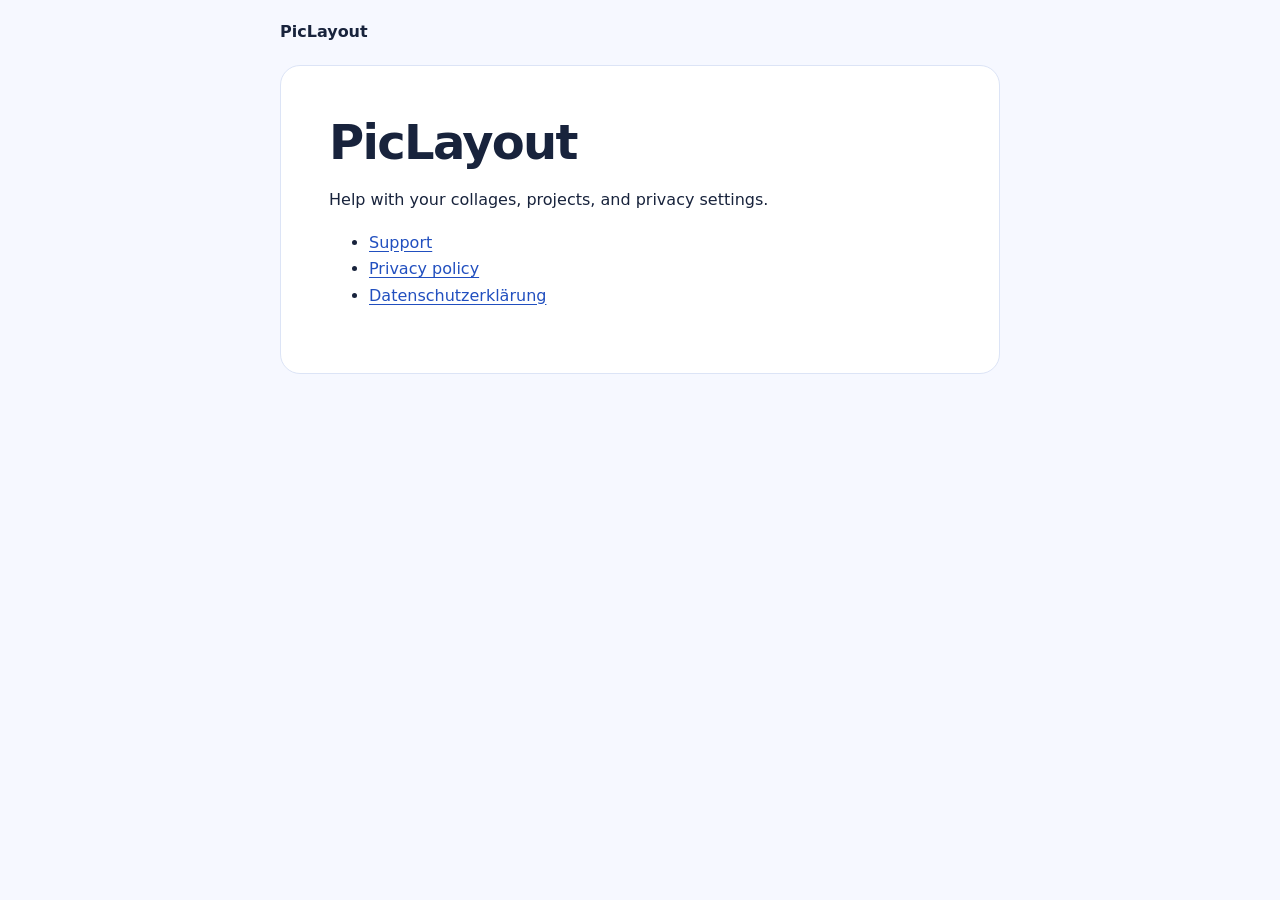
<file: docs/index.html>
<!doctype html>
<html lang="en">
<head>
  <meta charset="utf-8">
  <meta name="viewport" content="width=device-width, initial-scale=1">
  <meta name="robots" content="noindex">
  <title>PicLayout</title>
  <link rel="stylesheet" href="piclayout-pages.css">
</head>
<body>
  <header><a class="brand" href="./">PicLayout</a></header>
  <main>
    <h1>PicLayout</h1>
    <p>Help with your collages, projects, and privacy settings.</p>
    <ul>
      <li><a href="support/">Support</a></li>
      <li><a href="privacy/">Privacy policy</a></li>
      <li><a href="privacy/de.html" lang="de">Datenschutzerklärung</a></li>
    </ul>
  </main>
</body>
</html>
</file>
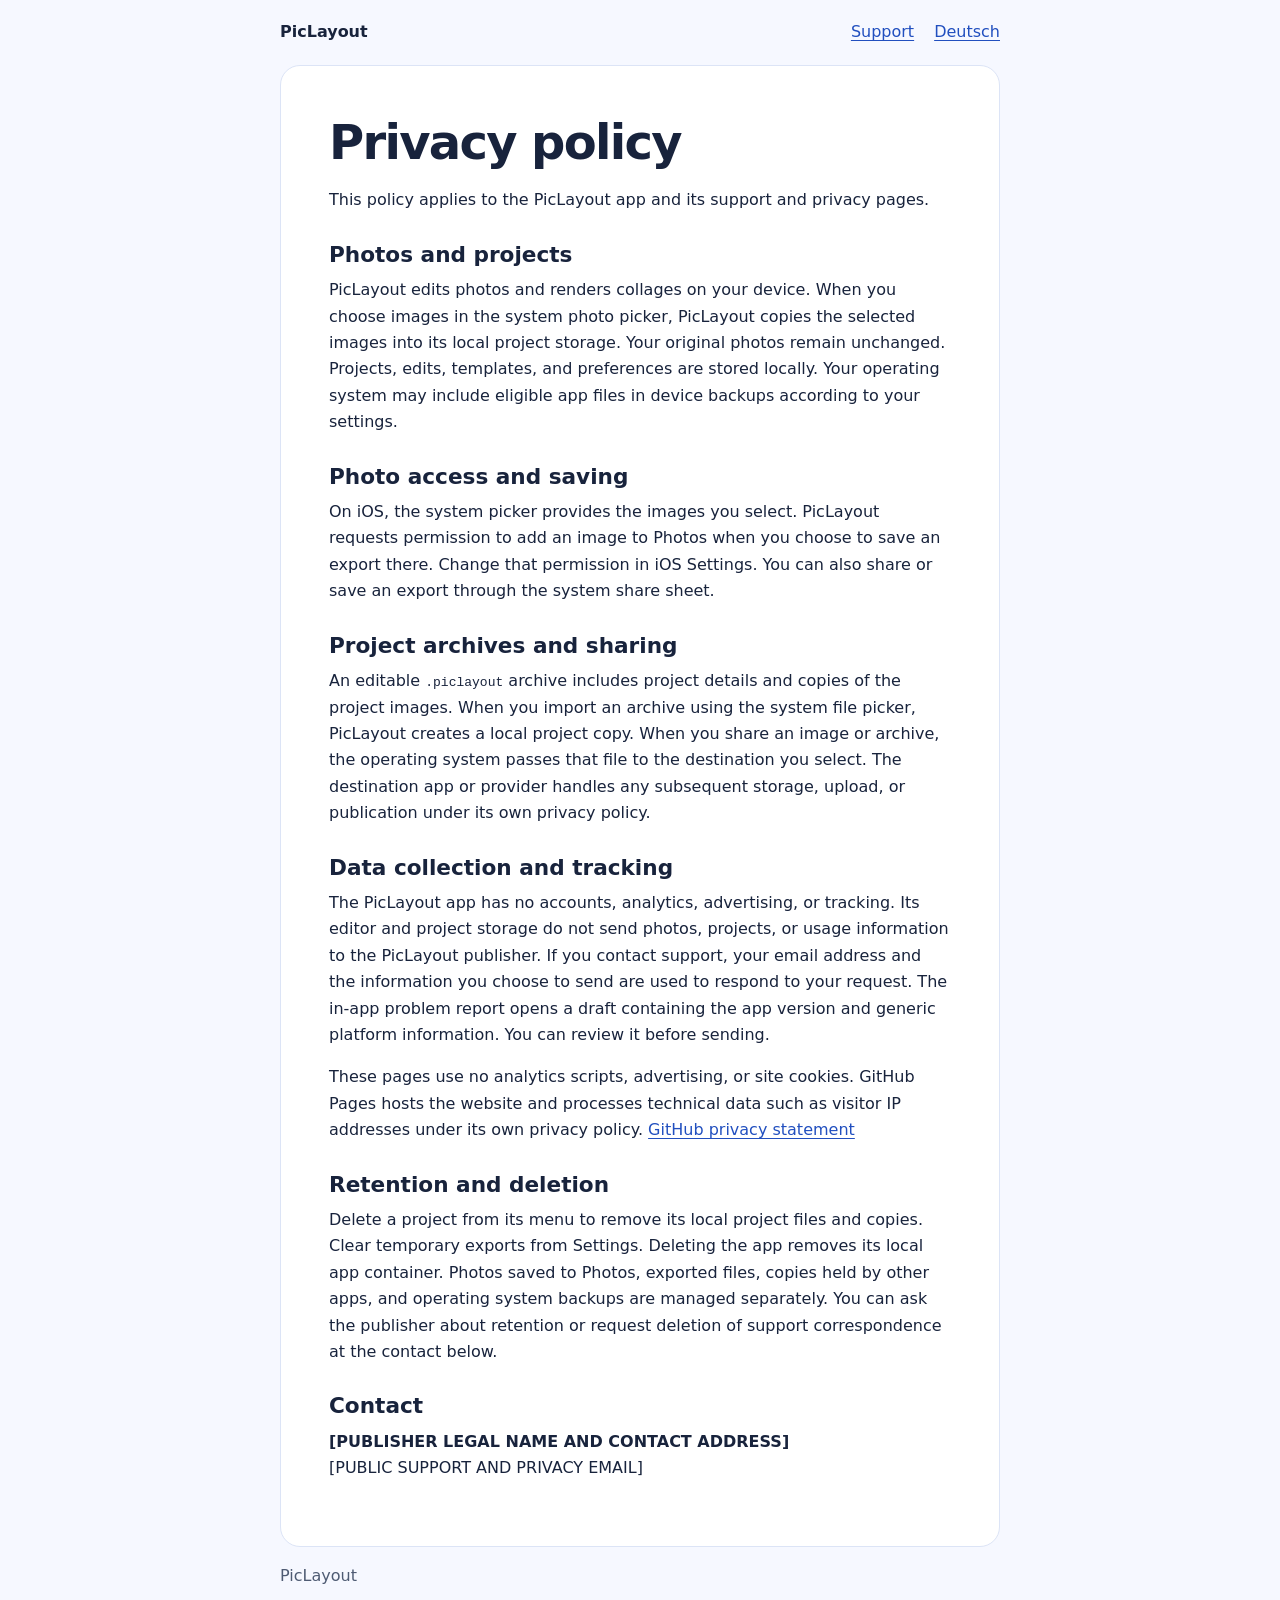
<file: docs/privacy/index.html>
<!doctype html>
<html lang="en">
<head>
  <meta charset="utf-8">
  <meta name="viewport" content="width=device-width, initial-scale=1">
  <meta name="robots" content="noindex">
  <title>Privacy policy · PicLayout</title>
  <link rel="stylesheet" href="../piclayout-pages.css">
  <link rel="alternate" hreflang="de" href="de.html">
</head>
<body>
  <header>
    <a class="brand" href="../">PicLayout</a>
    <nav aria-label="Site navigation">
      <a href="../support/">Support</a>
      <a href="de.html" lang="de">Deutsch</a>
    </nav>
  </header>
  <main>
    <h1>Privacy policy</h1>
    <p>This policy applies to the PicLayout app and its support and privacy pages.</p>

    <h2>Photos and projects</h2>
    <p>PicLayout edits photos and renders collages on your device. When you choose images in the system photo picker, PicLayout copies the selected images into its local project storage. Your original photos remain unchanged. Projects, edits, templates, and preferences are stored locally. Your operating system may include eligible app files in device backups according to your settings.</p>

    <h2>Photo access and saving</h2>
    <p>On iOS, the system picker provides the images you select. PicLayout requests permission to add an image to Photos when you choose to save an export there. Change that permission in iOS Settings. You can also share or save an export through the system share sheet.</p>

    <h2>Project archives and sharing</h2>
    <p>An editable <code>.piclayout</code> archive includes project details and copies of the project images. When you import an archive using the system file picker, PicLayout creates a local project copy. When you share an image or archive, the operating system passes that file to the destination you select. The destination app or provider handles any subsequent storage, upload, or publication under its own privacy policy.</p>

    <h2>Data collection and tracking</h2>
    <p>The PicLayout app has no accounts, analytics, advertising, or tracking. Its editor and project storage do not send photos, projects, or usage information to the PicLayout publisher. If you contact support, your email address and the information you choose to send are used to respond to your request. The in-app problem report opens a draft containing the app version and generic platform information. You can review it before sending.</p>
    <p>These pages use no analytics scripts, advertising, or site cookies. GitHub Pages hosts the website and processes technical data such as visitor IP addresses under its own privacy policy. <a href="https://docs.github.com/en/site-policy/privacy-policies/github-general-privacy-statement">GitHub privacy statement</a></p>

    <h2>Retention and deletion</h2>
    <p>Delete a project from its menu to remove its local project files and copies. Clear temporary exports from Settings. Deleting the app removes its local app container. Photos saved to Photos, exported files, copies held by other apps, and operating system backups are managed separately. You can ask the publisher about retention or request deletion of support correspondence at the contact below.</p>

    <h2>Contact</h2>
    <!-- Replace both marked fields with the actual publisher identity and a working contact before publication. -->
    <p><strong>[PUBLISHER LEGAL NAME AND CONTACT ADDRESS]</strong><br>[PUBLIC SUPPORT AND PRIVACY EMAIL]</p>
  </main>
  <footer>PicLayout</footer>
</body>
</html>
</file>
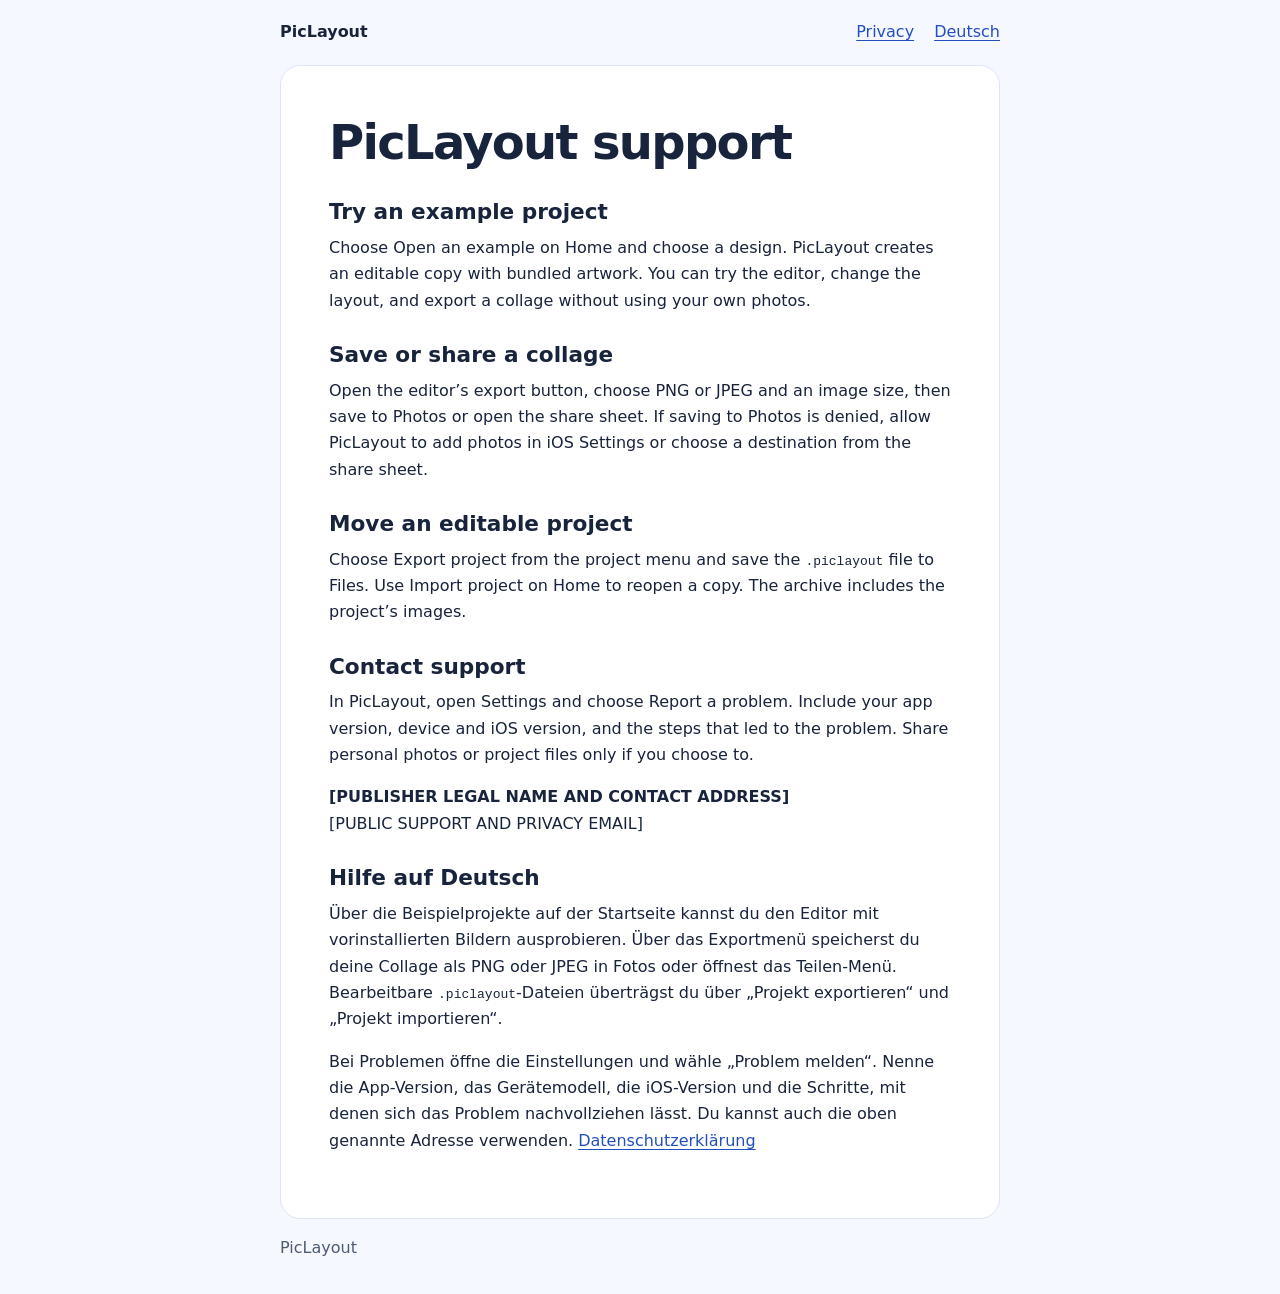
<file: docs/support/index.html>
<!doctype html>
<html lang="en">
<head>
  <meta charset="utf-8">
  <meta name="viewport" content="width=device-width, initial-scale=1">
  <meta name="robots" content="noindex">
  <title>Support · PicLayout</title>
  <link rel="stylesheet" href="../piclayout-pages.css">
</head>
<body>
  <header>
    <a class="brand" href="../">PicLayout</a>
    <nav aria-label="Site navigation">
      <a href="../privacy/">Privacy</a>
      <a href="#hilfe" lang="de">Deutsch</a>
    </nav>
  </header>
  <main>
    <h1>PicLayout support</h1>
    <h2>Try an example project</h2>
    <p>Choose Open an example on Home and choose a design. PicLayout creates an editable copy with bundled artwork. You can try the editor, change the layout, and export a collage without using your own photos.</p>

    <h2>Save or share a collage</h2>
    <p>Open the editor’s export button, choose PNG or JPEG and an image size, then save to Photos or open the share sheet. If saving to Photos is denied, allow PicLayout to add photos in iOS Settings or choose a destination from the share sheet.</p>

    <h2>Move an editable project</h2>
    <p>Choose Export project from the project menu and save the <code>.piclayout</code> file to Files. Use Import project on Home to reopen a copy. The archive includes the project’s images.</p>

    <h2>Contact support</h2>
    <p>In PicLayout, open Settings and choose Report a problem. Include your app version, device and iOS version, and the steps that led to the problem. Share personal photos or project files only if you choose to.</p>
    <!-- Replace both marked fields with real contact details before publication. -->
    <p><strong>[PUBLISHER LEGAL NAME AND CONTACT ADDRESS]</strong><br>[PUBLIC SUPPORT AND PRIVACY EMAIL]</p>

    <section id="hilfe" lang="de" aria-labelledby="hilfe-heading">
      <h2 id="hilfe-heading">Hilfe auf Deutsch</h2>
      <p>Über die Beispielprojekte auf der Startseite kannst du den Editor mit vorinstallierten Bildern ausprobieren. Über das Exportmenü speicherst du deine Collage als PNG oder JPEG in Fotos oder öffnest das Teilen-Menü. Bearbeitbare <code>.piclayout</code>-Dateien überträgst du über „Projekt exportieren“ und „Projekt importieren“.</p>
      <p>Bei Problemen öffne die Einstellungen und wähle „Problem melden“. Nenne die App-Version, das Gerätemodell, die iOS-Version und die Schritte, mit denen sich das Problem nachvollziehen lässt. Du kannst auch die oben genannte Adresse verwenden. <a href="../privacy/de.html">Datenschutzerklärung</a></p>
    </section>
  </main>
  <footer>PicLayout</footer>
</body>
</html>
</file>
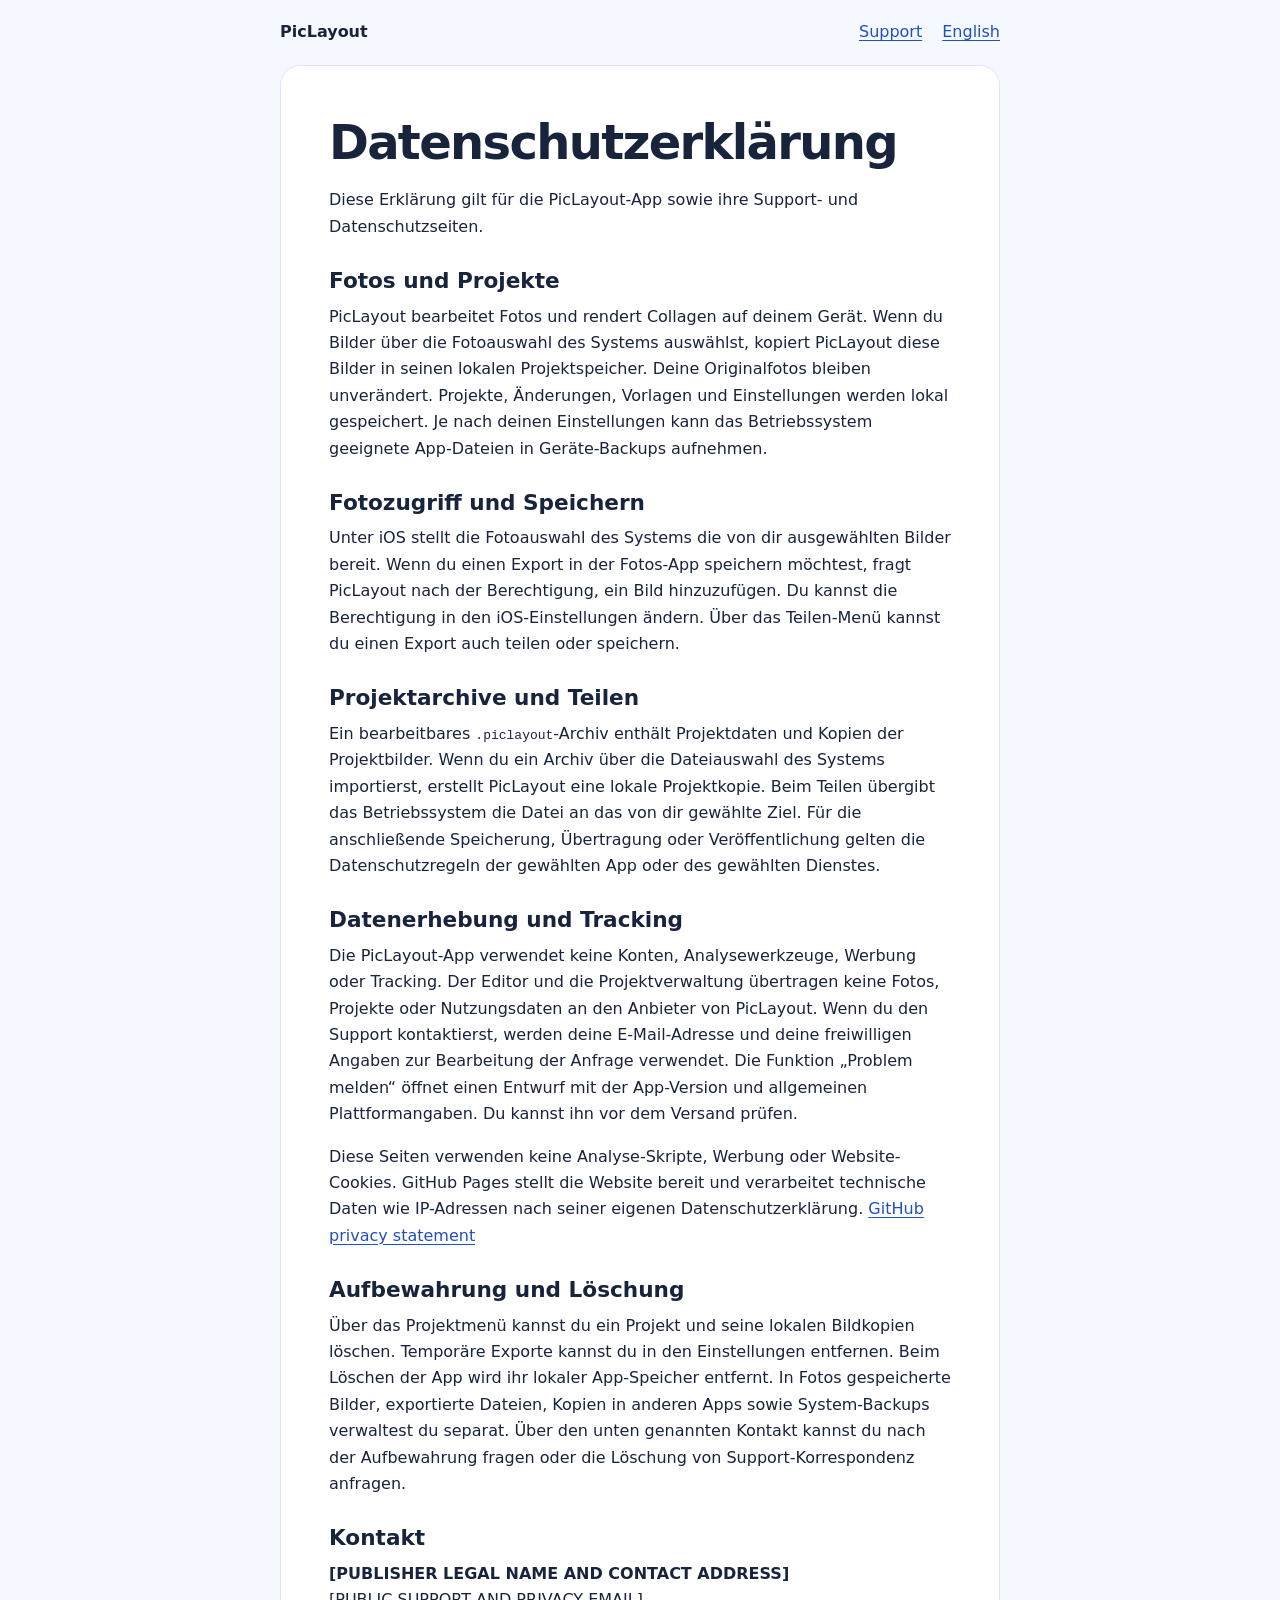
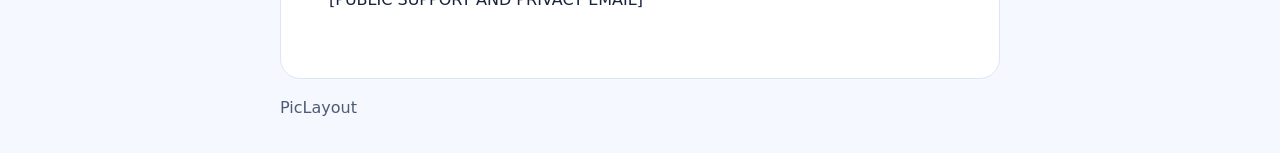
<file: docs/privacy/de.html>
<!doctype html>
<html lang="de">
<head>
  <meta charset="utf-8">
  <meta name="viewport" content="width=device-width, initial-scale=1">
  <meta name="robots" content="noindex">
  <title>Datenschutzerklärung · PicLayout</title>
  <link rel="stylesheet" href="../piclayout-pages.css">
  <link rel="alternate" hreflang="en" href="./">
</head>
<body>
  <header>
    <a class="brand" href="../">PicLayout</a>
    <nav aria-label="Seitennavigation">
      <a href="../support/#hilfe">Support</a>
      <a href="./" lang="en">English</a>
    </nav>
  </header>
  <main>
    <h1>Datenschutzerklärung</h1>
    <p>Diese Erklärung gilt für die PicLayout-App sowie ihre Support- und Datenschutzseiten.</p>

    <h2>Fotos und Projekte</h2>
    <p>PicLayout bearbeitet Fotos und rendert Collagen auf deinem Gerät. Wenn du Bilder über die Fotoauswahl des Systems auswählst, kopiert PicLayout diese Bilder in seinen lokalen Projektspeicher. Deine Originalfotos bleiben unverändert. Projekte, Änderungen, Vorlagen und Einstellungen werden lokal gespeichert. Je nach deinen Einstellungen kann das Betriebssystem geeignete App-Dateien in Geräte-Backups aufnehmen.</p>

    <h2>Fotozugriff und Speichern</h2>
    <p>Unter iOS stellt die Fotoauswahl des Systems die von dir ausgewählten Bilder bereit. Wenn du einen Export in der Fotos-App speichern möchtest, fragt PicLayout nach der Berechtigung, ein Bild hinzuzufügen. Du kannst die Berechtigung in den iOS-Einstellungen ändern. Über das Teilen-Menü kannst du einen Export auch teilen oder speichern.</p>

    <h2>Projektarchive und Teilen</h2>
    <p>Ein bearbeitbares <code>.piclayout</code>-Archiv enthält Projektdaten und Kopien der Projektbilder. Wenn du ein Archiv über die Dateiauswahl des Systems importierst, erstellt PicLayout eine lokale Projektkopie. Beim Teilen übergibt das Betriebssystem die Datei an das von dir gewählte Ziel. Für die anschließende Speicherung, Übertragung oder Veröffentlichung gelten die Datenschutzregeln der gewählten App oder des gewählten Dienstes.</p>

    <h2>Datenerhebung und Tracking</h2>
    <p>Die PicLayout-App verwendet keine Konten, Analysewerkzeuge, Werbung oder Tracking. Der Editor und die Projektverwaltung übertragen keine Fotos, Projekte oder Nutzungsdaten an den Anbieter von PicLayout. Wenn du den Support kontaktierst, werden deine E-Mail-Adresse und deine freiwilligen Angaben zur Bearbeitung der Anfrage verwendet. Die Funktion „Problem melden“ öffnet einen Entwurf mit der App-Version und allgemeinen Plattformangaben. Du kannst ihn vor dem Versand prüfen.</p>
    <p>Diese Seiten verwenden keine Analyse-Skripte, Werbung oder Website-Cookies. GitHub Pages stellt die Website bereit und verarbeitet technische Daten wie IP-Adressen nach seiner eigenen Datenschutzerklärung. <a href="https://docs.github.com/en/site-policy/privacy-policies/github-general-privacy-statement" lang="en">GitHub privacy statement</a></p>

    <h2>Aufbewahrung und Löschung</h2>
    <p>Über das Projektmenü kannst du ein Projekt und seine lokalen Bildkopien löschen. Temporäre Exporte kannst du in den Einstellungen entfernen. Beim Löschen der App wird ihr lokaler App-Speicher entfernt. In Fotos gespeicherte Bilder, exportierte Dateien, Kopien in anderen Apps sowie System-Backups verwaltest du separat. Über den unten genannten Kontakt kannst du nach der Aufbewahrung fragen oder die Löschung von Support-Korrespondenz anfragen.</p>

    <h2>Kontakt</h2>
    <!-- Vor Veröffentlichung den tatsächlichen Anbieter und die erreichbare Kontaktadresse eintragen. -->
    <p><strong>[PUBLISHER LEGAL NAME AND CONTACT ADDRESS]</strong><br>[PUBLIC SUPPORT AND PRIVACY EMAIL]</p>
  </main>
  <footer>PicLayout</footer>
</body>
</html>
</file>
<file: docs/piclayout-pages.css>
:root {
  color-scheme: light dark;
  --surface: #f6f8ff;
  --panel: #ffffff;
  --text: #18233c;
  --muted: #4e5b73;
  --line: #dce4f6;
  --link: #214fbf;
  font: 100%/1.65 system-ui, sans-serif;
}
@media (prefers-color-scheme: dark) {
  :root {
    --surface: #151c2c;
    --panel: #1d273a;
    --text: #f0f4ff;
    --muted: #c2cce2;
    --line: #394762;
    --link: #abc4ff;
  }
}
body { margin: 0; color: var(--text); background: var(--surface); }
header, main, footer { width: min(45rem, calc(100% - 2rem)); margin: auto; }
header { display: flex; flex-wrap: wrap; align-items: baseline; justify-content: space-between; gap: .5rem 1.5rem; padding-block: 1.2rem; }
nav { display: flex; flex-wrap: wrap; gap: .25rem 1.25rem; }
a { color: var(--link); text-underline-offset: .16em; }
a:focus-visible { outline: .16rem solid var(--link); outline-offset: .22rem; }
.brand { color: var(--text); font-weight: 750; text-decoration: none; }
main { box-sizing: border-box; padding: clamp(1.25rem, 4vw, 3rem); background: var(--panel); border: 1px solid var(--line); border-radius: 1.25rem; overflow-wrap: anywhere; }
h1, h2 { line-height: 1.2; }
h1 { margin: 0 0 1rem; font-size: clamp(2rem, 5vw, 3rem); letter-spacing: -.035em; }
h2 { margin: 1.75rem 0 .6rem; font-size: 1.35rem; }
p, ul { margin: .6rem 0 1rem; }
footer { padding-block: 1rem 2rem; color: var(--muted); }
</file>
